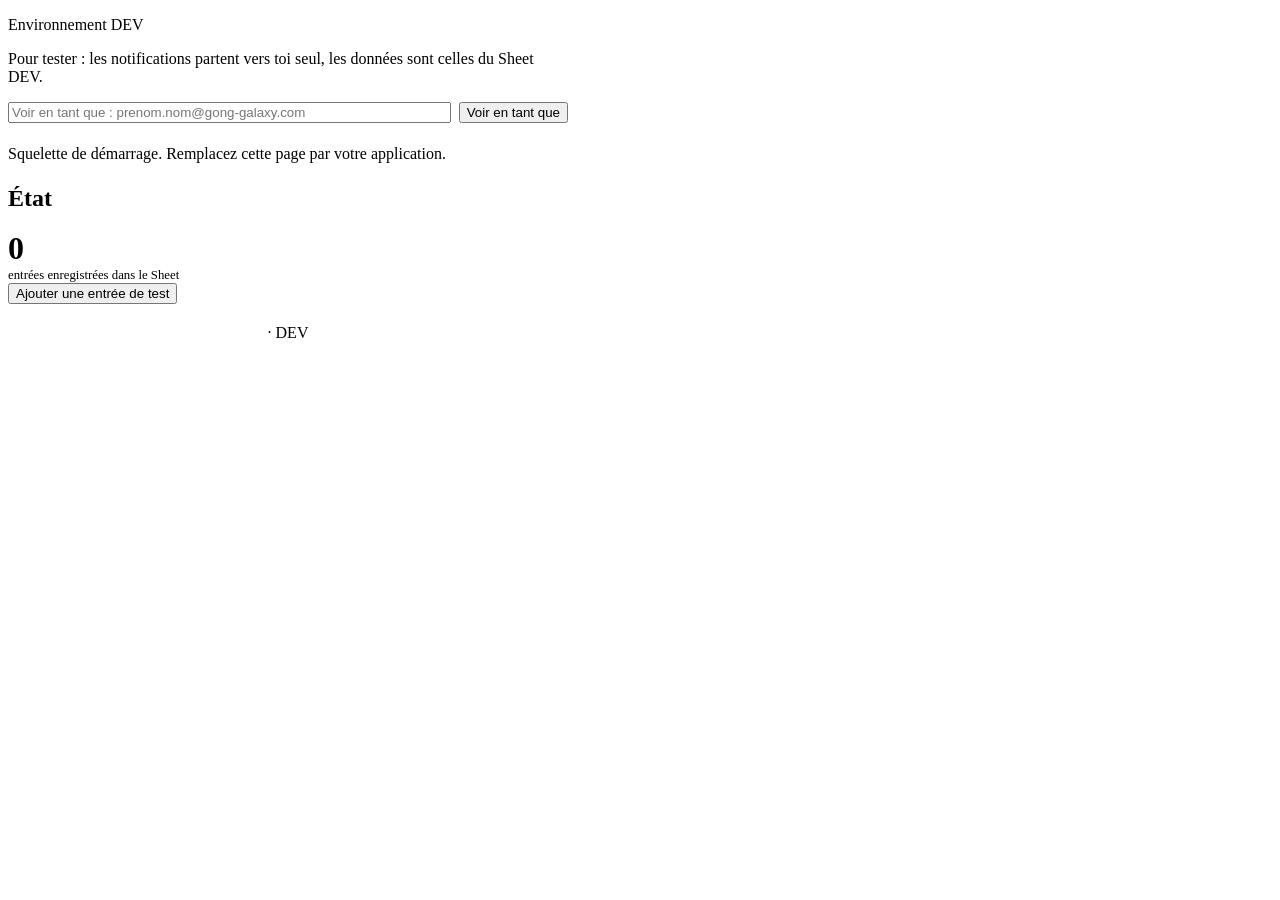
<file: Index.html>
<!DOCTYPE html>
<html lang="fr">
<head>
  <meta charset="utf-8">
  <base target="_top">
  <!-- Shared GONG design charter (tokens + components). See design-system/. -->
  <?!= include('Styles') ?>
  <style>
    /* Page-local layout. The sectioned-card component now lives in brand.css. */
    .container { max-width: 560px; }
    .page-head { margin-bottom: 22px; }
    .page-head h1 { margin-bottom: 6px; }
    .count { font-size: 2rem; font-weight: 700; letter-spacing: -0.02em; line-height: 1; font-variant-numeric: tabular-nums; }
    .count-label { font-size: 0.8rem; color: var(--gg-text-muted); margin-top: 4px; }
    .page-foot { margin-top: 20px; text-align: center; }
    /* DEV banner: "view as" tools on one line, wrapping on mobile. */
    .dev-banner { margin-bottom: 22px; }
    .view-as { display: flex; flex-wrap: wrap; gap: 8px; margin-top: 10px; }
    .view-as input { flex: 1 1 220px; min-width: 0; }
  </style>
</head>
<body>
  <!-- Shared header: logo | app name ............ signed-in Workspace user -->
  <app-header app-name="<?= appName ?>"
              user-name="<?= userName ?>"
              user-email="<?= userEmail ?>"></app-header>

  <main class="container">
<? if (isDev) { ?>
    <!-- DEV ONLY: rendered only in the DEV project. The server enforces it again (requireDev_). -->
    <section class="alert warning dev-banner" role="status">
      <div>
        <p class="alert-title">Environnement DEV</p>
        <p class="alert-body">Pour tester : les notifications partent vers toi seul, les données sont celles du Sheet DEV.</p>
        <div class="view-as">
          <input type="email" id="view-as-input" placeholder="Voir en tant que : prenom.nom@gong-galaxy.com">
          <button class="btn ghost" id="view-as-apply">Voir en tant que</button>
          <button class="btn subtle" id="view-as-reset" hidden>Revenir à moi</button>
        </div>
      </div>
    </section>
<? } ?>

    <header class="page-head">
      <h1><?= appName ?></h1>
      <p class="lead">Squelette de démarrage. Remplacez cette page par votre application.</p>
    </header>

    <section class="card sectioned">
      <div class="card-head">
        <h2>État</h2>
      </div>
      <div class="card-body">
        <div>
          <div class="count" id="count">0</div>
          <div class="count-label">entrées enregistrées dans le Sheet</div>
        </div>
      </div>
<? if (isDev) { ?>
      <!-- DEV ONLY: test feature. addTestEntry() is refused server-side in PROD. -->
      <div class="card-foot">
        <button class="btn primary" id="add-btn">Ajouter une entrée de test</button>
      </div>
<? } ?>
    </section>

    <footer class="page-foot"><span class="muted small"><?= appVersion ?><? if (isDev) { ?> · DEV<? } ?></span></footer>
  </main>

  <!-- Notifications: fixed-position toasts, so they never push the layout. -->
  <div class="toast-region" id="toast-region" aria-live="polite"></div>

  <!-- Shared header web component (defines <app-header>). -->
  <?!= include('Header') ?>

  <script>
    var countEl = document.getElementById('count');
    var toastRegion = document.getElementById('toast-region');

    // "View as" e-mail (DEV only, empty otherwise). Passed as the FIRST argument of EVERY server
    // call; the server ignores it in PROD (appUser_ in Env.js).
    var VIEW_AS = '';

    // Toast: transient and fixed-position, so a notification never pushes the layout.
    function showToast(message, kind) {
      var t = document.createElement('div');
      t.className = 'toast ' + kind;
      t.textContent = message;
      toastRegion.appendChild(t);
      requestAnimationFrame(function () { t.classList.add('show'); });
      setTimeout(function () {
        t.classList.remove('show');
        setTimeout(function () { t.remove(); }, 250);
      }, 2800);
    }

    // getState()/addTestEntry() return a JSON STRING (google.script.run drops raw objects to
    // null in the browser). Always JSON.parse the response. See Code.js / AGENTS.md.
    // The header shows the user the server resolved (the "view as" user in DEV).
    function render(json) {
      var state = JSON.parse(json);
      countEl.textContent = state.count;
      var header = document.querySelector('app-header');
      if (header && header.setUser) header.setUser({ name: state.user.name, email: state.user.email });
    }
    function loadState() {
      google.script.run
        .withSuccessHandler(render)
        .withFailureHandler(function (err) { showToast('Erreur : ' + err.message, 'error'); })
        .getState(VIEW_AS);
    }
<? if (isDev) { ?>

    // DEV ONLY: test button.
    var addBtn = document.getElementById('add-btn');
    addBtn.addEventListener('click', function () {
      addBtn.disabled = true;
      addBtn.textContent = 'Enregistrement...';
      google.script.run
        .withSuccessHandler(function (json) {
          render(json);
          addBtn.disabled = false;
          addBtn.textContent = 'Ajouter une entrée de test';
          showToast('Entrée enregistrée.', 'success');
        })
        .withFailureHandler(function (err) {
          addBtn.disabled = false;
          addBtn.textContent = 'Ajouter une entrée de test';
          showToast('Erreur : ' + err.message, 'error');
        })
        .addTestEntry(VIEW_AS);
    });

    // DEV ONLY: "view as". Reloads the data as the typed user; "Revenir à moi" goes back.
    var viewAsInput = document.getElementById('view-as-input');
    var viewAsReset = document.getElementById('view-as-reset');
    document.getElementById('view-as-apply').addEventListener('click', function () {
      VIEW_AS = viewAsInput.value.trim();
      viewAsReset.hidden = !VIEW_AS;
      loadState();
    });
    viewAsReset.addEventListener('click', function () {
      VIEW_AS = '';
      viewAsInput.value = '';
      viewAsReset.hidden = true;
      loadState();
    });
<? } ?>

    loadState();
  </script>
</body>
</html>
</file>
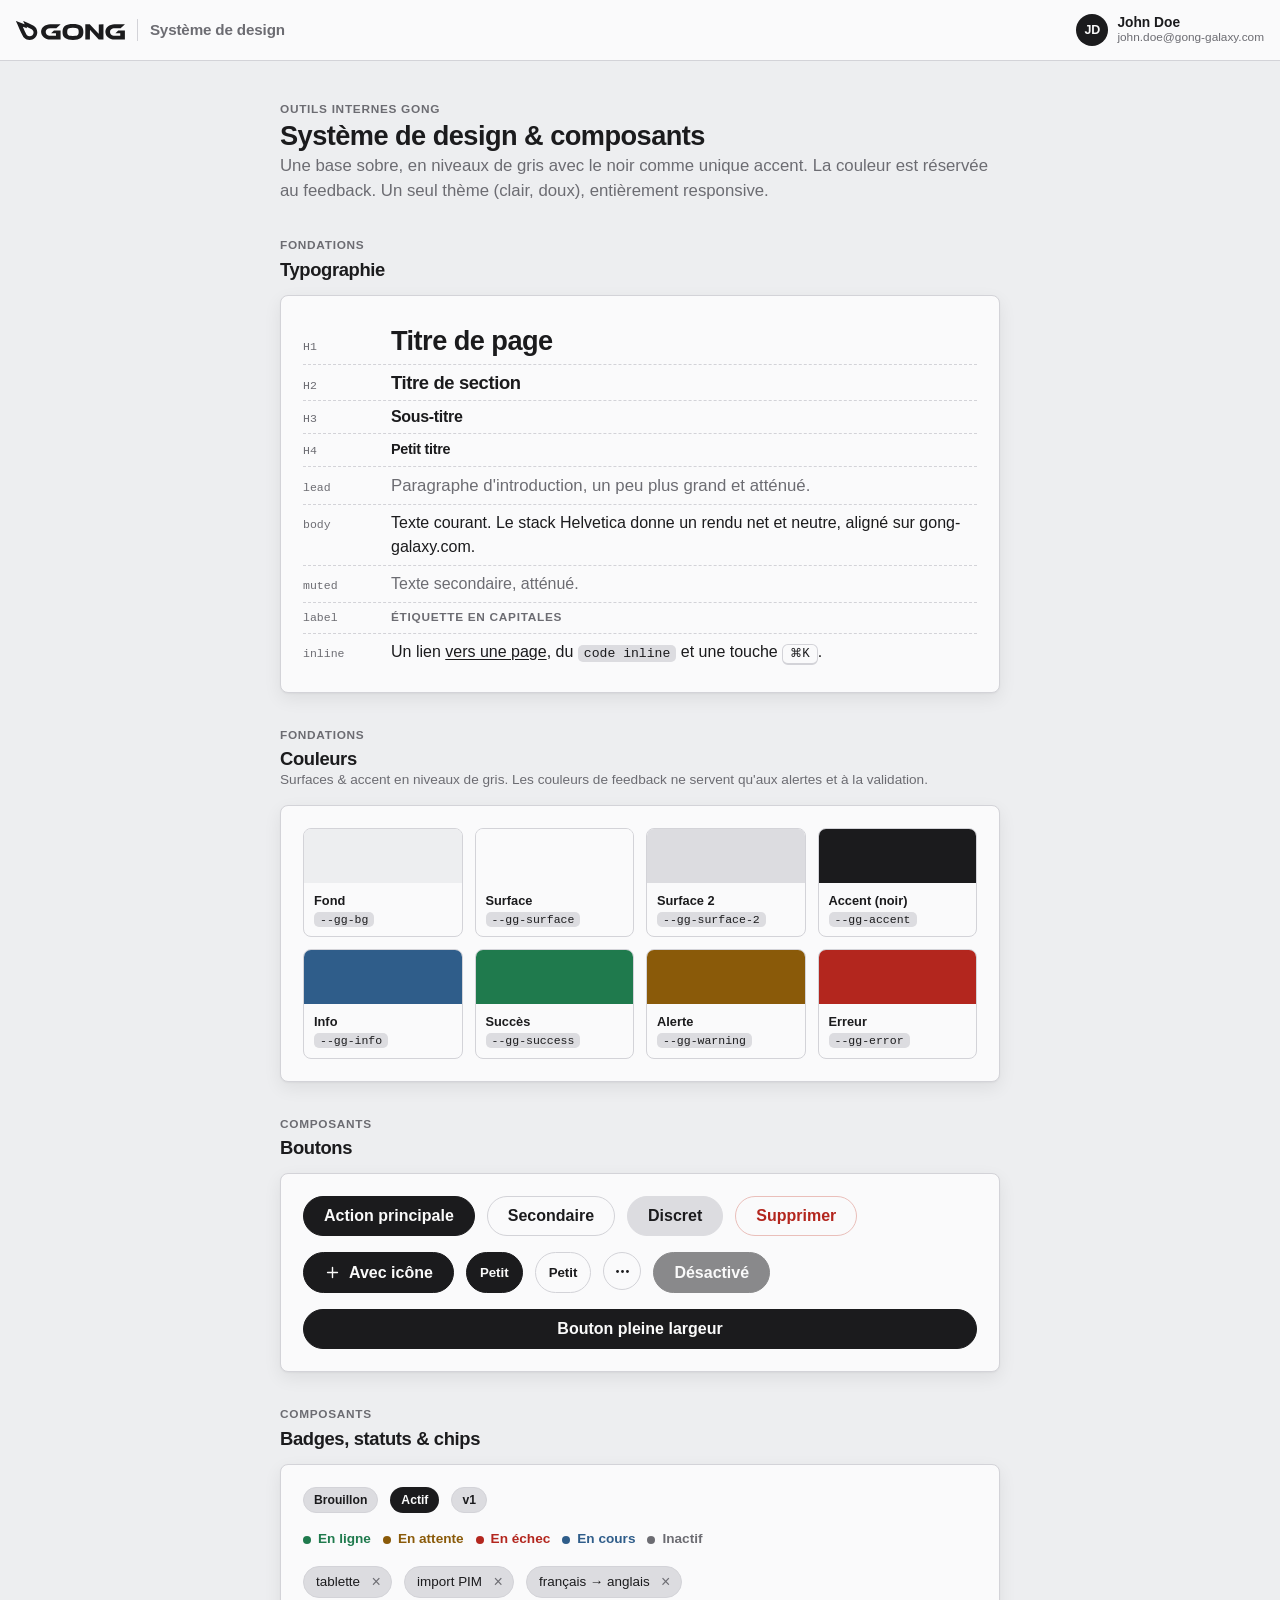
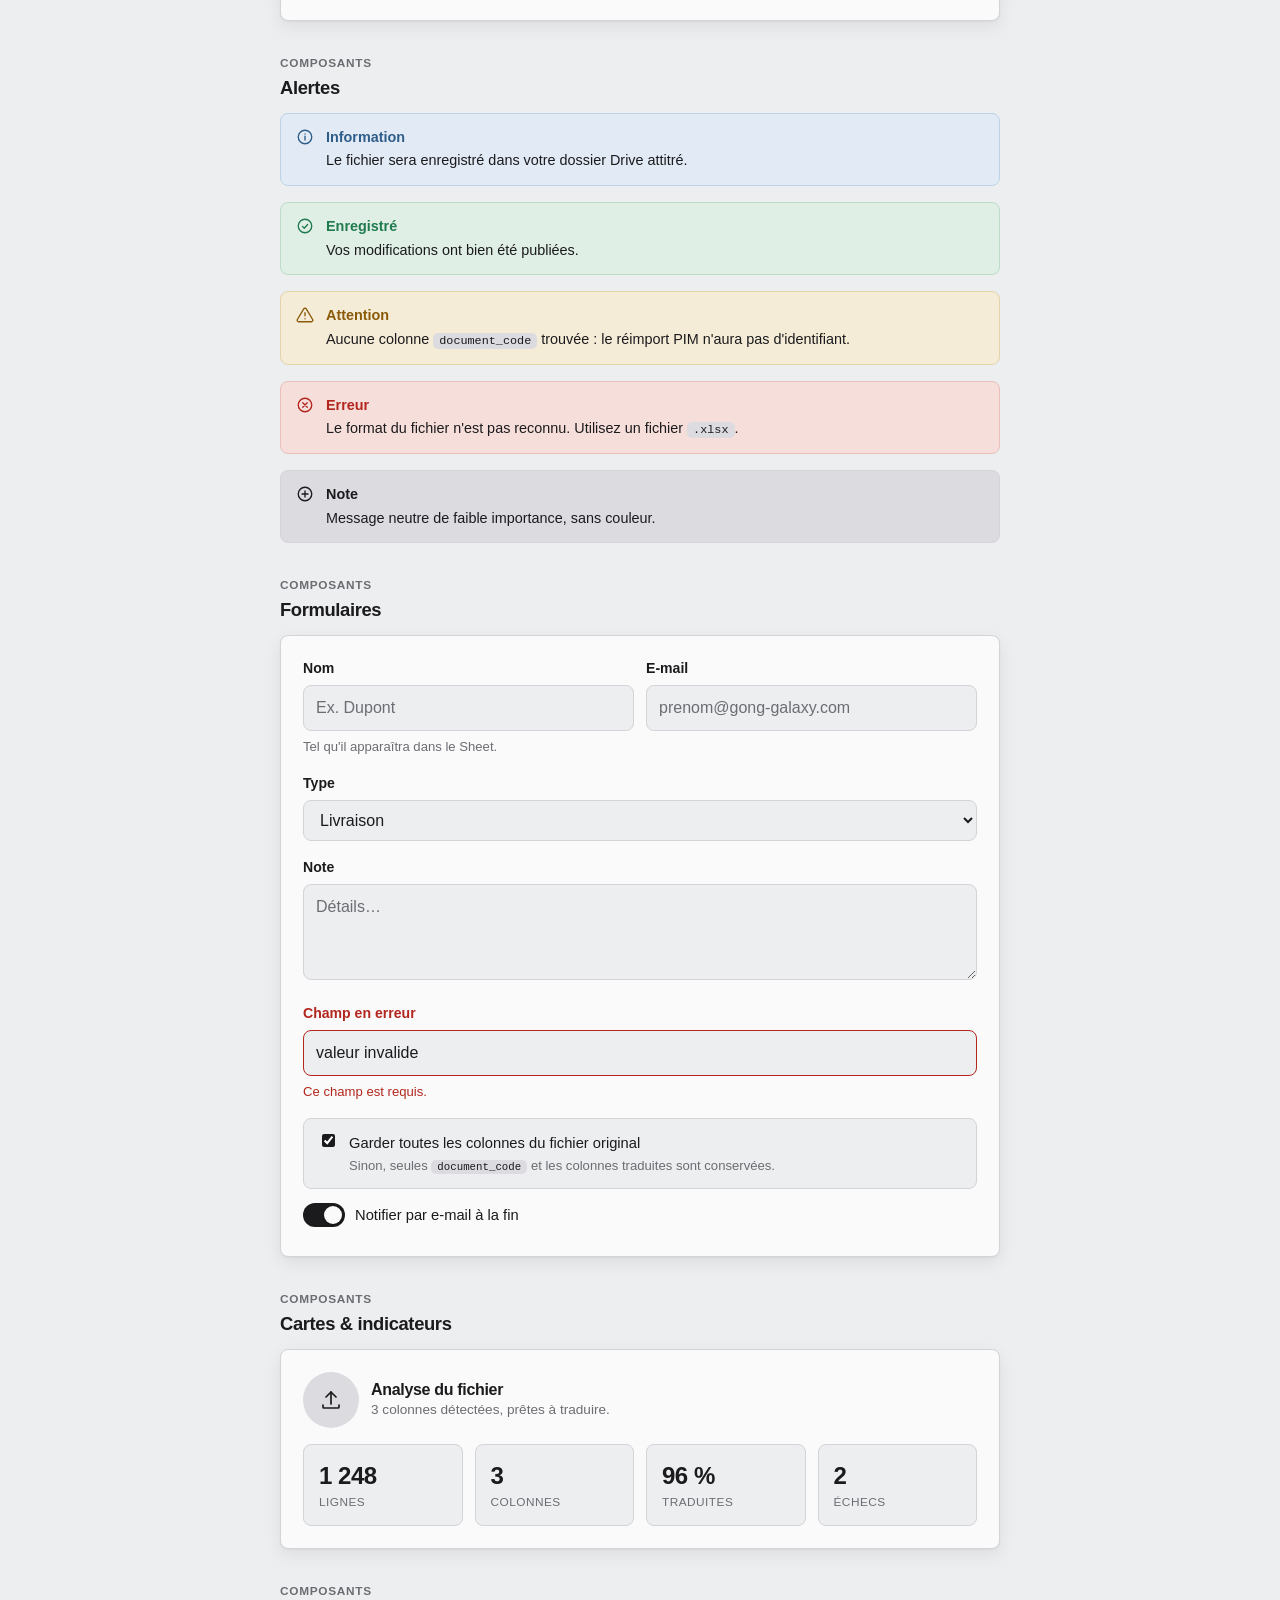
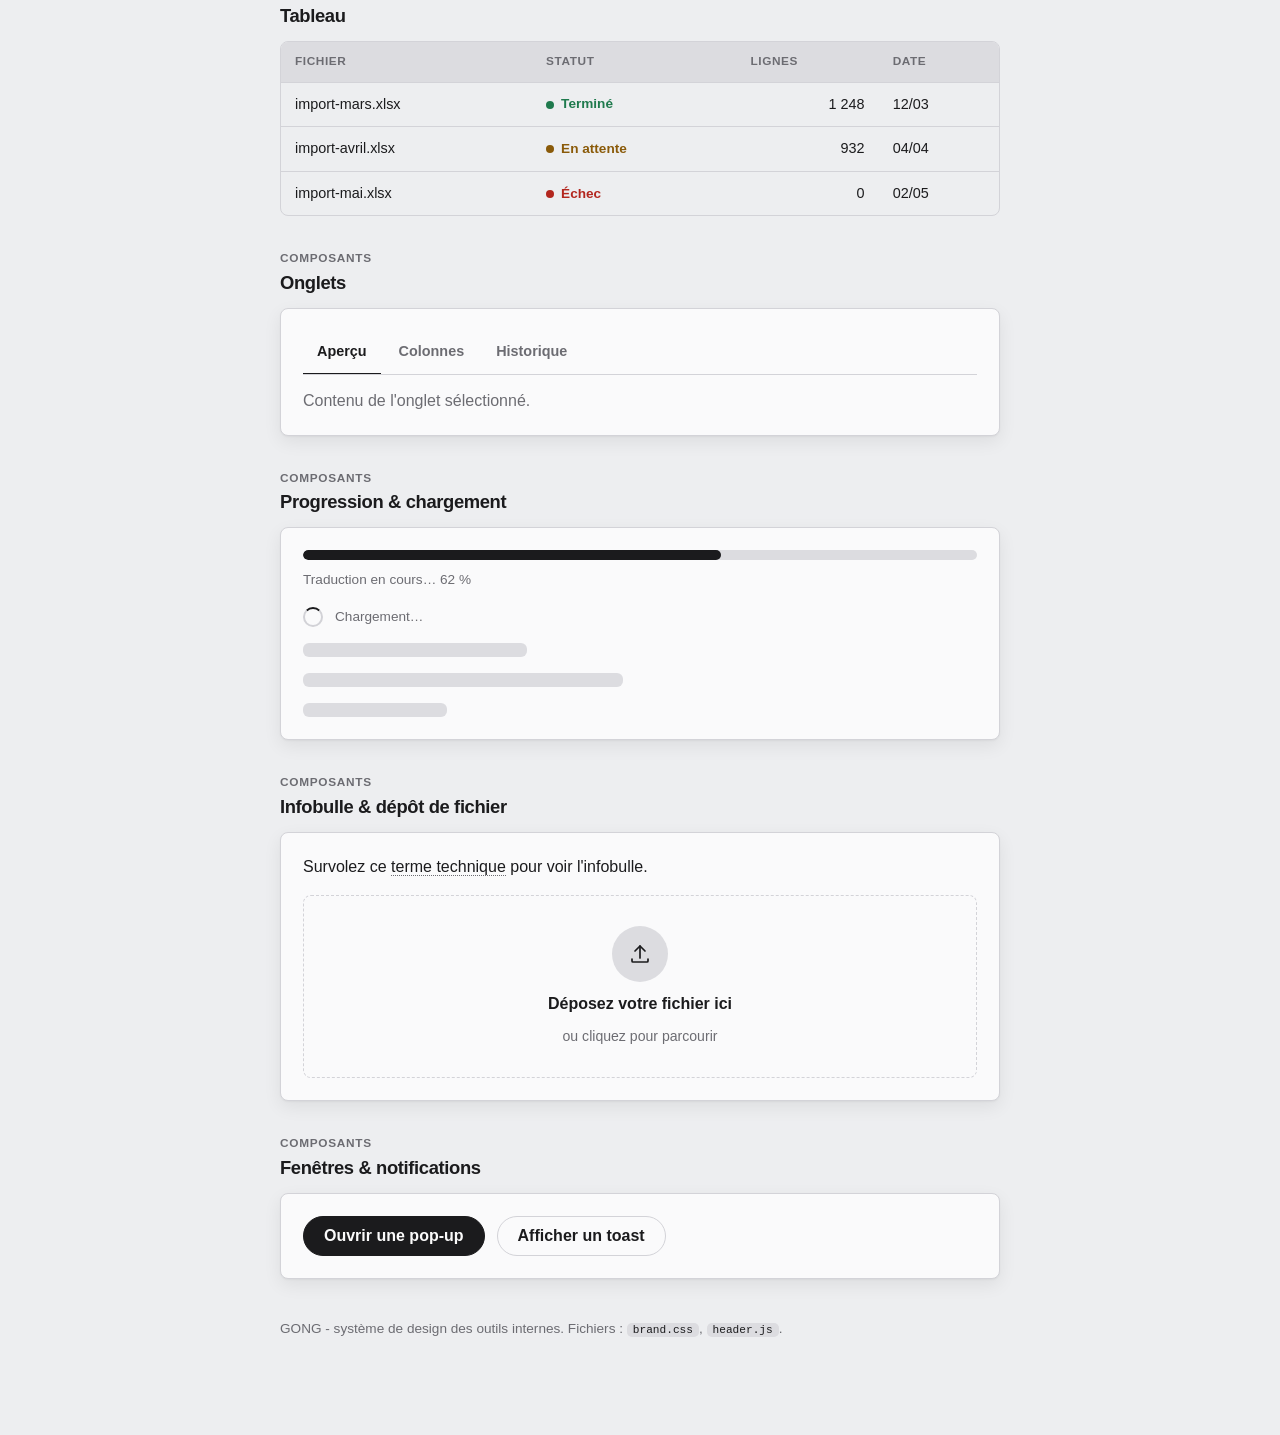
<file: design-system/showcase.html>
<!DOCTYPE html>
<html lang="fr">
<head>
  <meta charset="UTF-8" />
  <meta name="viewport" content="width=device-width, initial-scale=1.0" />
  <title>Système de design - GONG</title>
  <link rel="icon" type="image/png" href="favicon.png" />
  <link rel="stylesheet" href="brand.css" />
  <script src="header.js" defer></script>
  <style>
    /* Page-only helpers for the showcase itself (not part of the system). */
    .container { max-width: 760px; }
    section.block { margin-top: 34px; }
    section.block > .sec-head { margin-bottom: 14px; }
    section.block > .sec-head .eyebrow { display: block; margin-bottom: 3px; }
    .swatches { display: grid; grid-template-columns: repeat(auto-fill, minmax(150px, 1fr)); gap: 12px; }
    .swatch { border: 1px solid var(--gg-border); border-radius: var(--gg-radius-sm); overflow: hidden; }
    .swatch .chip-color { height: 54px; }
    .swatch .meta { padding: 8px 10px; font-size: 0.76rem; }
    .swatch .meta b { display: block; font-size: 0.8rem; }
    .swatch .meta code { font-size: 0.72rem; }
    .demo-grid { display: grid; grid-template-columns: 1fr 1fr; gap: 12px; }
    @media (max-width: 560px) { .demo-grid { grid-template-columns: 1fr; } }
    .type-row { display: flex; align-items: baseline; gap: 14px; padding: 6px 0; border-bottom: 1px dashed var(--gg-border); }
    .type-row .tag { flex: none; width: 74px; color: var(--gg-text-muted); font-size: 0.72rem; font-family: var(--gg-mono); }
  </style>
</head>
<body>
  <app-header app-name="Système de design"
              home-href="#"
              user-name="John Doe"
              user-email="john.doe@gong-galaxy.com"></app-header>

  <main class="container">
    <header>
      <p class="eyebrow">Outils internes GONG</p>
      <h1>Système de design &amp; composants</h1>
      <p class="lead">Une base sobre, en niveaux de gris avec le noir comme unique accent.
        La couleur est réservée au feedback. Un seul thème (clair, doux), entièrement responsive.</p>
    </header>

    <!-- TYPOGRAPHIE -->
    <section class="block">
      <div class="sec-head"><span class="eyebrow">Fondations</span><h2>Typographie</h2></div>
      <div class="card">
        <div class="type-row"><span class="tag">H1</span><h1>Titre de page</h1></div>
        <div class="type-row"><span class="tag">H2</span><h2>Titre de section</h2></div>
        <div class="type-row"><span class="tag">H3</span><h3>Sous-titre</h3></div>
        <div class="type-row"><span class="tag">H4</span><h4>Petit titre</h4></div>
        <div class="type-row"><span class="tag">lead</span><p class="lead">Paragraphe d'introduction, un peu plus grand et atténué.</p></div>
        <div class="type-row"><span class="tag">body</span><p>Texte courant. Le stack Helvetica donne un rendu net et neutre, aligné sur gong-galaxy.com.</p></div>
        <div class="type-row"><span class="tag">muted</span><p class="muted">Texte secondaire, atténué.</p></div>
        <div class="type-row"><span class="tag">label</span><span class="eyebrow">Étiquette en capitales</span></div>
        <div class="type-row" style="border-bottom:none;"><span class="tag">inline</span>
          <p>Un lien <a href="#">vers une page</a>, du <code>code inline</code> et une touche <kbd>⌘K</kbd>.</p></div>
      </div>
    </section>

    <!-- COULEURS -->
    <section class="block">
      <div class="sec-head"><span class="eyebrow">Fondations</span><h2>Couleurs</h2>
        <p class="muted small">Surfaces &amp; accent en niveaux de gris. Les couleurs de feedback ne servent qu'aux alertes et à la validation.</p></div>
      <div class="card">
        <div class="swatches">
          <div class="swatch"><div class="chip-color" style="background:var(--gg-bg)"></div><div class="meta"><b>Fond</b><code>--gg-bg</code></div></div>
          <div class="swatch"><div class="chip-color" style="background:var(--gg-surface)"></div><div class="meta"><b>Surface</b><code>--gg-surface</code></div></div>
          <div class="swatch"><div class="chip-color" style="background:var(--gg-surface-2)"></div><div class="meta"><b>Surface 2</b><code>--gg-surface-2</code></div></div>
          <div class="swatch"><div class="chip-color" style="background:var(--gg-accent)"></div><div class="meta"><b>Accent (noir)</b><code>--gg-accent</code></div></div>
          <div class="swatch"><div class="chip-color" style="background:var(--gg-info)"></div><div class="meta"><b>Info</b><code>--gg-info</code></div></div>
          <div class="swatch"><div class="chip-color" style="background:var(--gg-success)"></div><div class="meta"><b>Succès</b><code>--gg-success</code></div></div>
          <div class="swatch"><div class="chip-color" style="background:var(--gg-warning)"></div><div class="meta"><b>Alerte</b><code>--gg-warning</code></div></div>
          <div class="swatch"><div class="chip-color" style="background:var(--gg-error)"></div><div class="meta"><b>Erreur</b><code>--gg-error</code></div></div>
        </div>
      </div>
    </section>

    <!-- BOUTONS -->
    <section class="block">
      <div class="sec-head"><span class="eyebrow">Composants</span><h2>Boutons</h2></div>
      <div class="card stack">
        <div class="row">
          <button class="btn primary">Action principale</button>
          <button class="btn ghost">Secondaire</button>
          <button class="btn subtle">Discret</button>
          <button class="btn danger">Supprimer</button>
        </div>
        <div class="row">
          <button class="btn primary">
            <svg viewBox="0 0 24 24" fill="none" stroke="currentColor" stroke-width="2" stroke-linecap="round" aria-hidden="true"><path d="M12 5v14M5 12h14"/></svg>
            Avec icône
          </button>
          <button class="btn primary small">Petit</button>
          <button class="btn ghost small">Petit</button>
          <button class="btn icon" aria-label="Options">
            <svg viewBox="0 0 24 24" fill="currentColor" aria-hidden="true"><circle cx="5" cy="12" r="2"/><circle cx="12" cy="12" r="2"/><circle cx="19" cy="12" r="2"/></svg>
          </button>
          <button class="btn primary" disabled>Désactivé</button>
        </div>
        <button class="btn primary block">Bouton pleine largeur</button>
      </div>
    </section>

    <!-- BADGES / STATUTS / CHIPS -->
    <section class="block">
      <div class="sec-head"><span class="eyebrow">Composants</span><h2>Badges, statuts &amp; chips</h2></div>
      <div class="card stack">
        <div class="cluster">
          <span class="badge">Brouillon</span>
          <span class="badge solid">Actif</span>
          <span class="badge">v1</span>
        </div>
        <div class="cluster">
          <span class="status ok">En ligne</span>
          <span class="status warn">En attente</span>
          <span class="status err">En échec</span>
          <span class="status info">En cours</span>
          <span class="status idle">Inactif</span>
        </div>
        <div class="cluster" id="chips">
          <span class="chip">tablette <button aria-label="Retirer">&times;</button></span>
          <span class="chip">import PIM <button aria-label="Retirer">&times;</button></span>
          <span class="chip">français → anglais <button aria-label="Retirer">&times;</button></span>
        </div>
      </div>
    </section>

    <!-- ALERTES -->
    <section class="block">
      <div class="sec-head"><span class="eyebrow">Composants</span><h2>Alertes</h2></div>
      <div class="stack">
        <div class="alert info">
          <span class="alert-icon"><svg viewBox="0 0 24 24" fill="none" stroke="currentColor" stroke-width="1.8" stroke-linecap="round" stroke-linejoin="round" aria-hidden="true"><circle cx="12" cy="12" r="9"/><path d="M12 11v5M12 8h.01"/></svg></span>
          <div><p class="alert-title">Information</p><p class="alert-body">Le fichier sera enregistré dans votre dossier Drive attitré.</p></div>
        </div>
        <div class="alert success">
          <span class="alert-icon"><svg viewBox="0 0 24 24" fill="none" stroke="currentColor" stroke-width="1.8" stroke-linecap="round" stroke-linejoin="round" aria-hidden="true"><circle cx="12" cy="12" r="9"/><path d="m8.5 12.5 2.5 2.5 4.5-5"/></svg></span>
          <div><p class="alert-title">Enregistré</p><p class="alert-body">Vos modifications ont bien été publiées.</p></div>
        </div>
        <div class="alert warning">
          <span class="alert-icon"><svg viewBox="0 0 24 24" fill="none" stroke="currentColor" stroke-width="1.8" stroke-linecap="round" stroke-linejoin="round" aria-hidden="true"><path d="M10.3 3.9 1.8 18a2 2 0 0 0 1.7 3h17a2 2 0 0 0 1.7-3L13.7 3.9a2 2 0 0 0-3.4 0Z"/><path d="M12 9v4M12 17h.01"/></svg></span>
          <div><p class="alert-title">Attention</p><p class="alert-body">Aucune colonne <code>document_code</code> trouvée : le réimport PIM n'aura pas d'identifiant.</p></div>
        </div>
        <div class="alert error">
          <span class="alert-icon"><svg viewBox="0 0 24 24" fill="none" stroke="currentColor" stroke-width="1.8" stroke-linecap="round" stroke-linejoin="round" aria-hidden="true"><circle cx="12" cy="12" r="9"/><path d="m15 9-6 6M9 9l6 6"/></svg></span>
          <div><p class="alert-title">Erreur</p><p class="alert-body">Le format du fichier n'est pas reconnu. Utilisez un fichier <code>.xlsx</code>.</p></div>
        </div>
        <div class="alert neutral">
          <span class="alert-icon"><svg viewBox="0 0 24 24" fill="none" stroke="currentColor" stroke-width="1.8" stroke-linecap="round" stroke-linejoin="round" aria-hidden="true"><circle cx="12" cy="12" r="9"/><path d="M12 8v8M8 12h8"/></svg></span>
          <div><p class="alert-title">Note</p><p class="alert-body">Message neutre de faible importance, sans couleur.</p></div>
        </div>
      </div>
    </section>

    <!-- FORMULAIRES -->
    <section class="block">
      <div class="sec-head"><span class="eyebrow">Composants</span><h2>Formulaires</h2></div>
      <div class="card">
        <div class="demo-grid">
          <div class="field">
            <label for="f-name">Nom</label>
            <input id="f-name" type="text" placeholder="Ex. Dupont" />
            <span class="help">Tel qu'il apparaîtra dans le Sheet.</span>
          </div>
          <div class="field">
            <label for="f-email">E-mail</label>
            <input id="f-email" type="email" placeholder="prenom@gong-galaxy.com" />
          </div>
        </div>
        <div class="field">
          <label for="f-type">Type</label>
          <select id="f-type"><option>Livraison</option><option>Retour</option><option>Inventaire</option></select>
        </div>
        <div class="field">
          <label for="f-note">Note</label>
          <textarea id="f-note" placeholder="Détails…"></textarea>
        </div>
        <div class="field invalid">
          <label for="f-bad">Champ en erreur</label>
          <input id="f-bad" type="text" value="valeur invalide" />
          <span class="help">Ce champ est requis.</span>
        </div>
        <label class="check" style="margin-bottom:14px;">
          <input type="checkbox" checked />
          <span>Garder toutes les colonnes du fichier original
            <small>Sinon, seules <code>document_code</code> et les colonnes traduites sont conservées.</small></span>
        </label>
        <label class="switch">
          <input type="checkbox" checked />
          <span class="track"></span>
          <span>Notifier par e-mail à la fin</span>
        </label>
      </div>
    </section>

    <!-- CARTES & STATS -->
    <section class="block">
      <div class="sec-head"><span class="eyebrow">Composants</span><h2>Cartes &amp; indicateurs</h2></div>
      <div class="card">
        <div class="cluster" style="margin-bottom:16px;">
          <span class="icon-badge"><svg viewBox="0 0 24 24" fill="none" stroke="currentColor" stroke-width="1.7" stroke-linecap="round" stroke-linejoin="round" aria-hidden="true"><path d="M12 16V4"/><path d="m7 9 5-5 5 5"/><path d="M4 17v2a1 1 0 0 0 1 1h14a1 1 0 0 0 1-1v-2"/></svg></span>
          <div><h3 style="margin:0">Analyse du fichier</h3><p class="muted small">3 colonnes détectées, prêtes à traduire.</p></div>
        </div>
        <div class="stats">
          <div class="stat"><div class="stat-value">1 248</div><div class="stat-label">Lignes</div></div>
          <div class="stat"><div class="stat-value">3</div><div class="stat-label">Colonnes</div></div>
          <div class="stat"><div class="stat-value">96 %</div><div class="stat-label">Traduites</div></div>
          <div class="stat"><div class="stat-value">2</div><div class="stat-label">Échecs</div></div>
        </div>
      </div>
    </section>

    <!-- TABLEAU -->
    <section class="block">
      <div class="sec-head"><span class="eyebrow">Composants</span><h2>Tableau</h2></div>
      <div class="table-wrap">
        <table class="data">
          <thead><tr><th>Fichier</th><th>Statut</th><th>Lignes</th><th>Date</th></tr></thead>
          <tbody>
            <tr><td>import-mars.xlsx</td><td><span class="status ok">Terminé</span></td><td class="num">1 248</td><td>12/03</td></tr>
            <tr><td>import-avril.xlsx</td><td><span class="status warn">En attente</span></td><td class="num">932</td><td>04/04</td></tr>
            <tr><td>import-mai.xlsx</td><td><span class="status err">Échec</span></td><td class="num">0</td><td>02/05</td></tr>
          </tbody>
        </table>
      </div>
    </section>

    <!-- ONGLETS -->
    <section class="block">
      <div class="sec-head"><span class="eyebrow">Composants</span><h2>Onglets</h2></div>
      <div class="card">
        <div class="tabs" id="tabs" role="tablist">
          <button class="tab" role="tab" aria-selected="true">Aperçu</button>
          <button class="tab" role="tab" aria-selected="false">Colonnes</button>
          <button class="tab" role="tab" aria-selected="false">Historique</button>
        </div>
        <p class="muted" style="margin-top:14px;">Contenu de l'onglet sélectionné.</p>
      </div>
    </section>

    <!-- PROGRESSION & CHARGEMENT -->
    <section class="block">
      <div class="sec-head"><span class="eyebrow">Composants</span><h2>Progression &amp; chargement</h2></div>
      <div class="card stack">
        <div>
          <div class="progress"><div class="progress-bar" style="width:62%"></div></div>
          <p class="muted small" style="margin-top:10px;">Traduction en cours… 62 %</p>
        </div>
        <div class="cluster"><span class="spinner"></span><span class="muted small">Chargement…</span></div>
        <div class="stack" style="max-width:320px;">
          <div class="skeleton" style="height:14px; width:70%"></div>
          <div class="skeleton" style="height:14px; width:100%"></div>
          <div class="skeleton" style="height:14px; width:45%"></div>
        </div>
      </div>
    </section>

    <!-- INFOBULLE + DROPZONE -->
    <section class="block">
      <div class="sec-head"><span class="eyebrow">Composants</span><h2>Infobulle &amp; dépôt de fichier</h2></div>
      <div class="card stack">
        <p>Survolez ce <span class="tip" tabindex="0" data-tip="Réservé au domaine @gong-galaxy.com">terme technique</span> pour voir l'infobulle.</p>
        <label class="dropzone" id="dropzone">
          <input type="file" hidden />
          <div class="dropzone-inner">
            <span class="icon-badge"><svg viewBox="0 0 24 24" fill="none" stroke="currentColor" stroke-width="1.7" stroke-linecap="round" stroke-linejoin="round" aria-hidden="true"><path d="M12 16V4"/><path d="m7 9 5-5 5 5"/><path d="M4 17v2a1 1 0 0 0 1 1h14a1 1 0 0 0 1-1v-2"/></svg></span>
            <span class="dropzone-title">Déposez votre fichier ici</span>
            <span class="dropzone-hint">ou cliquez pour parcourir</span>
          </div>
        </label>
      </div>
    </section>

    <!-- OVERLAYS -->
    <section class="block">
      <div class="sec-head"><span class="eyebrow">Composants</span><h2>Fenêtres &amp; notifications</h2></div>
      <div class="card">
        <div class="row">
          <button class="btn primary" id="open-modal">Ouvrir une pop-up</button>
          <button class="btn ghost" id="show-toast">Afficher un toast</button>
        </div>
      </div>
    </section>

    <footer style="margin-top:40px;">
      <p class="muted small">GONG - système de design des outils internes. Fichiers : <code>brand.css</code>, <code>header.js</code>.</p>
    </footer>
  </main>

  <!-- Modal -->
  <div class="modal-overlay" id="demo-modal" hidden>
    <div class="modal" role="dialog" aria-modal="true" aria-labelledby="demo-modal-title">
      <header class="modal-head">
        <h2 id="demo-modal-title">Confirmer la publication</h2>
        <button class="modal-close" id="demo-modal-close" type="button" aria-label="Fermer">&times;</button>
      </header>
      <div class="modal-body">
        <p>Cette action publie la nouvelle version sur l'URL <code>/exec</code>. Elle sera visible par tout le domaine.</p>
      </div>
      <div class="modal-foot">
        <button class="btn ghost" id="demo-modal-cancel">Annuler</button>
        <button class="btn primary">Publier</button>
      </div>
    </div>
  </div>

  <!-- Toasts -->
  <div class="toast-region" id="toast-region" aria-live="polite"></div>

  <script>
    // Tabs
    var tabs = document.getElementById('tabs');
    tabs.addEventListener('click', function (e) {
      var t = e.target.closest('.tab');
      if (!t) return;
      tabs.querySelectorAll('.tab').forEach(function (x) { x.setAttribute('aria-selected', 'false'); });
      t.setAttribute('aria-selected', 'true');
    });

    // Removable chips
    document.getElementById('chips').addEventListener('click', function (e) {
      var b = e.target.closest('button');
      if (b) b.closest('.chip').remove();
    });

    // Dropzone visual
    var dz = document.getElementById('dropzone');
    ['dragover', 'dragenter'].forEach(function (ev) {
      dz.addEventListener(ev, function (e) { e.preventDefault(); dz.classList.add('dragover'); });
    });
    ['dragleave', 'drop'].forEach(function (ev) {
      dz.addEventListener(ev, function (e) { e.preventDefault(); dz.classList.remove('dragover'); });
    });

    // Modal
    var modal = document.getElementById('demo-modal');
    function closeModal() { modal.hidden = true; }
    document.getElementById('open-modal').addEventListener('click', function () { modal.hidden = false; });
    document.getElementById('demo-modal-close').addEventListener('click', closeModal);
    document.getElementById('demo-modal-cancel').addEventListener('click', closeModal);
    modal.addEventListener('click', function (e) { if (e.target === modal) closeModal(); });
    document.addEventListener('keydown', function (e) { if (e.key === 'Escape') closeModal(); });

    // Toast
    var region = document.getElementById('toast-region');
    document.getElementById('show-toast').addEventListener('click', function () {
      var t = document.createElement('div');
      t.className = 'toast';
      t.innerHTML = '<svg viewBox="0 0 24 24" width="17" height="17" fill="none" stroke="currentColor" stroke-width="2" stroke-linecap="round" stroke-linejoin="round" aria-hidden="true"><path d="m5 12 5 5L20 7"/></svg> Fichier enregistré';
      region.appendChild(t);
      requestAnimationFrame(function () { t.classList.add('show'); });
      setTimeout(function () { t.classList.remove('show'); setTimeout(function () { t.remove(); }, 250); }, 2600);
    });
  </script>
</body>
</html>
</file>
<file: design-system/brand.css>
/* ============================================================================
   GONG internal tools — shared design system (brand.css)
   ---------------------------------------------------------------------------
   Drop into any app:
     <link rel="stylesheet" href="brand.css" />
     <script src="header.js" defer></script>   (shared header)

   ONE theme for now: a soft, low-glare light grey (easier on the eyes than pure
   white). A dark theme can be added later by re-introducing a token block — the
   whole system reads from the --gg-* variables, so nothing else would change.

   Design stance: sober and utilitarian. Greyscale surfaces with NEAR-BLACK as
   the only structural accent (primary buttons, active states). No brand colour
   in the chrome. COLOUR IS RESERVED FOR FEEDBACK ONLY (alerts / validation).
   Everything is responsive — apps run on desktop, tablet and phone.
   ============================================================================ */

:root {
  color-scheme: light;

  /* Surfaces — the page is a light grey, cards/header are near-white on top of it */
  --gg-bg: #edeef0;
  --gg-surface: #fafafb;
  --gg-surface-2: #dcdce0;   /* inset blocks, code, icon badges */
  --gg-surface-3: #d2d2d7;

  /* Lines */
  --gg-border: #d3d3d8;
  --gg-border-strong: #1b1b1d;   /* active / selected / focus */

  /* Text */
  --gg-text: #1b1b1d;
  --gg-text-muted: #6c6c72;

  /* Accent (near-black) — primary buttons, progress, active states */
  --gg-accent: #1b1b1d;
  --gg-accent-hover: #363640;   /* charcoal: the black button visibly lightens on hover */
  --gg-on-accent: #fafafa;

  /* Feedback — the ONLY colour in the system. Muted on purpose. */
  --gg-error: #b3261e;   --gg-error-soft: #f6dedb;   --gg-error-border: #eabfba;
  --gg-success: #1f7a4d; --gg-success-soft: #e0efe6; --gg-success-border: #bcdcc8;
  --gg-warning: #8a5a09; --gg-warning-soft: #f5ecd8; --gg-warning-border: #e4d4ab;
  --gg-info: #2f5d8a;    --gg-info-soft: #e2ebf5;    --gg-info-border: #bcd2e8;

  /* Focus ring (static, so it works on older tablet browsers) */
  --gg-ring: rgba(27, 27, 29, 0.16);

  /* Shape */
  --gg-radius: 8px;
  --gg-radius-sm: 8px;
  --gg-radius-pill: 50px;
  --gg-shadow: 0 1px 2px rgba(0, 0, 0, 0.04), 0 6px 18px rgba(0, 0, 0, 0.07);
  --gg-shadow-hover: 0 4px 14px rgba(0, 0, 0, 0.1);

  /* Type — Helvetica-first stack to echo gong-galaxy.com */
  --gg-font: "Helvetica Neue", Helvetica, Arial, "Segoe UI", Roboto, system-ui, sans-serif;
  --gg-mono: ui-monospace, SFMono-Regular, Menlo, Consolas, monospace;

  /* Layout */
  --gg-header-height: 60px;
}

/* ---- Reset & base -------------------------------------------------------- */
*, *::before, *::after { box-sizing: border-box; }
html, body { margin: 0; }

body {
  background: var(--gg-bg);
  color: var(--gg-text);
  font-family: var(--gg-font);
  line-height: 1.5;
  -webkit-font-smoothing: antialiased;
  text-rendering: optimizeLegibility;
}

:focus-visible { outline: 2px solid var(--gg-border-strong); outline-offset: 2px; border-radius: 4px; }

img { max-width: 100%; height: auto; }

/* ---- Typography scale ---------------------------------------------------- */
h1, h2, h3, h4 { margin: 0; letter-spacing: -0.02em; text-wrap: balance; line-height: 1.25; }
h1 { font-size: 1.7rem; font-weight: 700; }
h2 { font-size: 1.15rem; font-weight: 600; }
h3 { font-size: 1rem; font-weight: 600; }
h4 { font-size: 0.9rem; font-weight: 600; }
p  { margin: 0; }

.lead   { font-size: 1.05rem; color: var(--gg-text-muted); }
.muted  { color: var(--gg-text-muted); }
small, .small { font-size: 0.85rem; color: var(--gg-text-muted); }

/* Uppercase eyebrow / field label */
.eyebrow, .label {
  font-size: 0.74rem; font-weight: 600;
  text-transform: uppercase; letter-spacing: 0.06em;
  color: var(--gg-text-muted);
}

a { color: var(--gg-text); text-underline-offset: 2px; text-decoration-color: var(--gg-border-strong); }
a:hover { text-decoration-thickness: 2px; }

hr { border: none; border-top: 1px solid var(--gg-border); margin: 20px 0; }

/* Inline code, code block, keyboard key */
code {
  background: var(--gg-surface-2); color: var(--gg-text);
  padding: 1px 6px; border-radius: 5px;
  font-family: var(--gg-mono); font-size: 0.82em;
}
pre {
  margin: 0; padding: 14px 16px;
  background: var(--gg-surface-2); border: 1px solid var(--gg-border);
  border-radius: var(--gg-radius-sm); overflow-x: auto;
  font-family: var(--gg-mono); font-size: 0.82rem; line-height: 1.6;
}
pre code { background: none; padding: 0; font-size: inherit; }
kbd {
  font-family: var(--gg-mono); font-size: 0.78rem; padding: 2px 7px;
  border: 1px solid var(--gg-border); border-bottom-width: 2px; border-radius: 6px;
  background: var(--gg-surface); color: var(--gg-text);
}

/* ---- Layout helpers ------------------------------------------------------ */
.container { max-width: 720px; margin: 0 auto; padding: 40px 20px 96px; }
.stack  > * + * { margin-top: 16px; }
.cluster { display: flex; flex-wrap: wrap; gap: 12px; align-items: center; }
.row { display: flex; gap: 12px; flex-wrap: wrap; }

/* ---- Card ---------------------------------------------------------------- */
.card {
  background: var(--gg-surface); border: 1px solid var(--gg-border);
  border-radius: var(--gg-radius); box-shadow: var(--gg-shadow); padding: 22px;
}
.card > h2, .card > h3 { margin-bottom: 12px; }

/* ---- Buttons ------------------------------------------------------------- */
.btn {
  font: inherit; font-weight: 600; line-height: 1;
  display: inline-flex; align-items: center; justify-content: center; gap: 8px;
  padding: 11px 20px; border-radius: var(--gg-radius-pill);
  border: 1px solid transparent; cursor: pointer; white-space: nowrap;
  transition: background-color 0.15s ease, border-color 0.15s ease,
    color 0.15s ease, transform 0.11s ease, box-shadow 0.11s ease, opacity 0.15s ease;
}
.btn svg { width: 17px; height: 17px; }
/* Hover = COLOUR INVERSION: fill and text swap, and the border keeps the button's
   pre-hover background colour, so the original colour survives as an outline. */
.btn.primary { background: var(--gg-accent); color: var(--gg-on-accent); border-color: var(--gg-accent); }
.btn.primary:hover:not(:disabled) { background: var(--gg-on-accent); color: var(--gg-accent); border-color: var(--gg-accent); }

.btn.ghost { background: transparent; color: var(--gg-text); border-color: var(--gg-border); }
.btn.ghost:hover:not(:disabled) { background: var(--gg-text); color: var(--gg-bg); border-color: var(--gg-border); }

.btn.subtle { background: var(--gg-surface-2); color: var(--gg-text); border-color: var(--gg-surface-2); }
.btn.subtle:hover:not(:disabled) { background: var(--gg-text); color: var(--gg-surface-2); border-color: var(--gg-surface-2); }

.btn.danger { background: transparent; color: var(--gg-error); border-color: var(--gg-error-border); }
.btn.danger:hover:not(:disabled) { background: var(--gg-error); color: var(--gg-on-accent); border-color: var(--gg-error-border); }

.btn.small { padding: 7px 13px; font-size: 0.83rem; }
.btn.block { display: flex; width: 100%; }
.btn.icon { padding: 0; width: 38px; height: 38px; border-radius: 50%; background: transparent; color: var(--gg-text); border-color: var(--gg-border); }
.btn.icon:hover:not(:disabled) { background: var(--gg-text); color: var(--gg-bg); border-color: var(--gg-border); }

/* Gentle press on click, for every button. */
.btn:active:not(:disabled) { transform: scale(0.98); }
.btn:disabled { opacity: 0.5; cursor: not-allowed; }

/* ---- Badges, chips, status pills ----------------------------------------- */
.badge {
  display: inline-flex; align-items: center; gap: 6px;
  font-size: 0.76rem; font-weight: 600; padding: 3px 10px;
  border-radius: var(--gg-radius-pill);
  background: var(--gg-surface-2); color: var(--gg-text); border: 1px solid var(--gg-border);
}
.badge.solid { background: var(--gg-accent); color: var(--gg-on-accent); border-color: transparent; }

/* Status dot + label. Colour = feedback tokens (the only colour we allow). */
.status { display: inline-flex; align-items: center; gap: 7px; font-size: 0.85rem; font-weight: 600; }
.status::before { content: ""; width: 8px; height: 8px; border-radius: 50%; background: currentColor; }
.status.ok { color: var(--gg-success); }
.status.warn { color: var(--gg-warning); }
.status.err { color: var(--gg-error); }
.status.info { color: var(--gg-info); }
.status.idle { color: var(--gg-text-muted); }

/* Removable chip */
.chip {
  display: inline-flex; align-items: center; gap: 7px;
  font-size: 0.84rem; padding: 5px 6px 5px 12px; border-radius: var(--gg-radius-pill);
  background: var(--gg-surface-2); border: 1px solid var(--gg-border);
}
.chip button {
  border: none; background: none; cursor: pointer; color: var(--gg-text-muted);
  width: 18px; height: 18px; border-radius: 50%; line-height: 1; font-size: 1rem;
  display: inline-flex; align-items: center; justify-content: center;
}
.chip button:hover { background: var(--gg-surface-3); color: var(--gg-text); }

/* ---- Alerts / banners ---------------------------------------------------- */
.alert {
  display: flex; gap: 12px; align-items: flex-start;
  padding: 13px 15px; border-radius: var(--gg-radius-sm);
  border: 1px solid var(--gg-border); background: var(--gg-surface-2);
  color: var(--gg-text); font-size: 0.9rem;
}
.alert .alert-icon { flex: none; margin-top: 1px; }
.alert .alert-icon svg { width: 18px; height: 18px; display: block; }
.alert-title { font-weight: 600; margin: 0 0 2px; }
.alert-body { margin: 0; }
.alert.info    { background: var(--gg-info-soft);    border-color: var(--gg-info-border);    color: var(--gg-info); }
.alert.success { background: var(--gg-success-soft); border-color: var(--gg-success-border); color: var(--gg-success); }
.alert.warning { background: var(--gg-warning-soft); border-color: var(--gg-warning-border); color: var(--gg-warning); }
.alert.error   { background: var(--gg-error-soft);   border-color: var(--gg-error-border);   color: var(--gg-error); }
.alert.info .alert-body, .alert.success .alert-body,
.alert.warning .alert-body, .alert.error .alert-body { color: var(--gg-text); }

/* ---- Forms --------------------------------------------------------------- */
.field { display: block; margin-bottom: 16px; }
.field > label { display: block; font-weight: 600; font-size: 0.88rem; margin-bottom: 6px; }
.field .help { display: block; margin-top: 6px; font-size: 0.82rem; color: var(--gg-text-muted); }

.input, input[type="text"], input[type="email"], input[type="number"],
input[type="password"], input[type="search"], textarea, select {
  width: 100%; font: inherit; color: var(--gg-text);
  background: var(--gg-bg); border: 1px solid var(--gg-border);
  border-radius: var(--gg-radius-sm); padding: 10px 12px;
  transition: border-color 0.15s ease, box-shadow 0.15s ease;
}
textarea { min-height: 96px; resize: vertical; }
.input:focus, input:focus, textarea:focus, select:focus {
  outline: none; border-color: var(--gg-border-strong); box-shadow: 0 0 0 3px var(--gg-ring);
}
input::placeholder, textarea::placeholder { color: var(--gg-text-muted); }
.field.invalid > label { color: var(--gg-error); }
.field.invalid .input, .field.invalid input, .field.invalid textarea, .field.invalid select { border-color: var(--gg-error); }
.field.invalid .help { color: var(--gg-error); }

/* Checkbox / radio row */
.check {
  display: flex; gap: 11px; align-items: flex-start;
  padding: 13px 14px; background: var(--gg-bg);
  border: 1px solid var(--gg-border); border-radius: var(--gg-radius-sm);
  cursor: pointer; font-size: 0.92rem;
}
.check input { margin-top: 2px; accent-color: var(--gg-accent); }
.check small { display: block; color: var(--gg-text-muted); font-size: 0.82rem; margin-top: 2px; }

/* Switch */
.switch { display: inline-flex; align-items: center; gap: 10px; cursor: pointer; font-size: 0.92rem; }
.switch input { position: absolute; opacity: 0; width: 0; height: 0; }
.switch .track {
  width: 42px; height: 24px; border-radius: 50px; flex: none;
  background: var(--gg-surface-3); border: 1px solid var(--gg-border);
  position: relative; transition: background 0.15s ease;
}
.switch .track::after {
  content: ""; position: absolute; top: 2px; left: 2px;
  width: 18px; height: 18px; border-radius: 50%;
  background: var(--gg-surface); box-shadow: 0 1px 2px rgba(0,0,0,.3); transition: transform 0.16s ease;
}
.switch input:checked + .track { background: var(--gg-accent); border-color: transparent; }
.switch input:checked + .track::after { transform: translateX(18px); background: var(--gg-on-accent); }
.switch input:focus-visible + .track { outline: 2px solid var(--gg-border-strong); outline-offset: 2px; }

/* ---- Table --------------------------------------------------------------- */
.table-wrap { overflow-x: auto; border: 1px solid var(--gg-border); border-radius: var(--gg-radius-sm); }
table.data { width: 100%; border-collapse: collapse; font-size: 0.9rem; }
table.data th, table.data td { text-align: left; padding: 11px 14px; border-bottom: 1px solid var(--gg-border); white-space: nowrap; }
table.data thead th {
  font-size: 0.74rem; text-transform: uppercase; letter-spacing: 0.05em;
  color: var(--gg-text-muted); background: var(--gg-surface-2);
}
table.data tbody tr:last-child td { border-bottom: none; }
table.data tbody tr:hover { background: var(--gg-surface); }
table.data td.num { text-align: right; font-variant-numeric: tabular-nums; }

/* ---- Tabs ---------------------------------------------------------------- */
.tabs { display: flex; gap: 4px; border-bottom: 1px solid var(--gg-border); overflow-x: auto; }
.tab {
  font: inherit; font-weight: 600; font-size: 0.9rem; white-space: nowrap;
  padding: 10px 14px; border: none; background: none; cursor: pointer;
  color: var(--gg-text-muted); border-bottom: 2px solid transparent; margin-bottom: -1px;
}
.tab:hover { color: var(--gg-text); }
.tab[aria-selected="true"] { color: var(--gg-text); border-bottom-color: var(--gg-border-strong); }

/* ---- Tooltip (CSS-only, data-tip) --------------------------------------- */
.tip { position: relative; border-bottom: 1px dotted var(--gg-text-muted); cursor: help; }
.tip::after {
  content: attr(data-tip);
  position: absolute; bottom: calc(100% + 8px); left: 50%; transform: translateX(-50%) translateY(4px);
  background: var(--gg-accent); color: var(--gg-on-accent);
  font-size: 0.78rem; font-weight: 500; white-space: nowrap;
  padding: 6px 10px; border-radius: 7px;
  opacity: 0; pointer-events: none; transition: opacity 0.15s ease, transform 0.15s ease;
}
.tip:hover::after, .tip:focus-visible::after { opacity: 1; transform: translateX(-50%) translateY(0); }

/* ---- Progress, spinner, skeleton ---------------------------------------- */
.progress { height: 10px; background: var(--gg-surface-2); border-radius: var(--gg-radius-pill); overflow: hidden; }
.progress-bar { height: 100%; width: 0; background: var(--gg-accent); border-radius: var(--gg-radius-pill); transition: width 0.25s ease; }
.spinner {
  width: 20px; height: 20px; border-radius: 50%;
  border: 2px solid var(--gg-surface-3); border-top-color: var(--gg-accent);
  animation: gg-spin 0.7s linear infinite;
}
@keyframes gg-spin { to { transform: rotate(360deg); } }
.skeleton {
  background: linear-gradient(90deg, var(--gg-surface-2) 25%, var(--gg-surface-3) 37%, var(--gg-surface-2) 63%);
  background-size: 400% 100%; border-radius: 6px; animation: gg-shimmer 1.4s ease infinite;
}
@keyframes gg-shimmer { 0% { background-position: 100% 0; } 100% { background-position: 0 0; } }
@media (prefers-reduced-motion: reduce) {
  .spinner { animation-duration: 1.6s; }
  .skeleton { animation: none; }
  * { transition-duration: 0.01ms !important; }
}

/* ---- Stat tiles ---------------------------------------------------------- */
.stats { display: flex; flex-wrap: wrap; gap: 12px; }
.stat { flex: 1 1 130px; background: var(--gg-bg); border: 1px solid var(--gg-border); border-radius: var(--gg-radius-sm); padding: 13px 15px; }
.stat-value { font-size: 1.5rem; font-weight: 700; letter-spacing: -0.02em; font-variant-numeric: tabular-nums; }
.stat-label { font-size: 0.74rem; color: var(--gg-text-muted); text-transform: uppercase; letter-spacing: 0.04em; }

/* ---- Icon badge ---------------------------------------------------------- */
.icon-badge { width: 56px; height: 56px; border-radius: 50%; background: var(--gg-surface-2); color: var(--gg-text); display: flex; align-items: center; justify-content: center; flex-shrink: 0; }
.icon-badge svg { width: 24px; height: 24px; }
.icon-badge.sm { width: 40px; height: 40px; }
.icon-badge.sm svg { width: 18px; height: 18px; }

/* ---- Dropzone ------------------------------------------------------------ */
.dropzone {
  display: block; text-align: center; cursor: pointer;
  border: 1.5px dashed var(--gg-border); border-radius: var(--gg-radius); padding: 30px 20px;
  transition: border-color 0.15s ease, background 0.15s ease;
}
.dropzone:hover, .dropzone.dragover { border-color: var(--gg-text); background: var(--gg-bg); }
.dropzone-inner { display: flex; flex-direction: column; gap: 10px; align-items: center; }
.dropzone-title { font-weight: 600; }
.dropzone-hint { color: var(--gg-text-muted); font-size: 0.88rem; }

/* ---- Dropdown menu ------------------------------------------------------- */
.menu { min-width: 190px; padding: 6px; background: var(--gg-surface); border: 1px solid var(--gg-border); border-radius: var(--gg-radius-sm); box-shadow: var(--gg-shadow); }
.menu-item { display: flex; align-items: center; gap: 9px; width: 100%; text-align: left; font: inherit; font-size: 0.88rem; padding: 9px 10px; border: 0; border-radius: 7px; background: transparent; color: var(--gg-text); cursor: pointer; }
.menu-item:hover { background: var(--gg-surface-2); }
.menu-sep { height: 1px; background: var(--gg-border); margin: 5px 0; }

/* ---- Modal / popup ------------------------------------------------------- */
.modal-overlay[hidden] { display: none; }
.modal-overlay {
  position: fixed; inset: 0; z-index: 200;
  display: flex; align-items: center; justify-content: center; padding: 20px;
  background: rgba(10, 10, 12, 0.55);
}
.modal {
  display: flex; flex-direction: column;
  width: min(520px, 100%); max-height: min(85vh, 100%);
  background: var(--gg-surface); border: 1px solid var(--gg-border);
  border-radius: var(--gg-radius); box-shadow: 0 24px 60px rgba(0, 0, 0, 0.4); overflow: hidden;
}
.modal-head { display: flex; align-items: center; justify-content: space-between; gap: 12px; padding: 16px 20px; border-bottom: 1px solid var(--gg-border); }
.modal-head h2 { margin: 0; font-size: 1.05rem; }
.modal-close { flex: none; width: 34px; height: 34px; border: 1px solid var(--gg-border); border-radius: 50%; background: transparent; color: var(--gg-text); font-size: 1.3rem; line-height: 1; cursor: pointer; }
.modal-close:hover { border-color: var(--gg-text); }
.modal-body { padding: 20px; overflow-y: auto; }
.modal-foot { display: flex; justify-content: flex-end; gap: 10px; padding: 14px 20px; border-top: 1px solid var(--gg-border); }

/* ---- Toast --------------------------------------------------------------- */
.toast-region { position: fixed; right: 20px; bottom: 20px; z-index: 300; display: flex; flex-direction: column; gap: 10px; align-items: flex-end; }
.toast {
  display: flex; align-items: center; gap: 10px;
  background: var(--gg-accent); color: var(--gg-on-accent);
  font-size: 0.88rem; font-weight: 500; padding: 11px 15px; border-radius: 10px; box-shadow: var(--gg-shadow-hover);
  opacity: 0; transform: translateY(8px); transition: opacity 0.2s ease, transform 0.2s ease;
}
.toast.show { opacity: 1; transform: translateY(0); }

/* ---- Responsive (tablet / phone) ---------------------------------------- */
@media (max-width: 640px) {
  .container { padding: 24px 16px 72px; }
  h1 { font-size: 1.45rem; }
  .card { padding: 18px; }
  .modal-overlay { padding: 12px; align-items: flex-end; }   /* sheet-style on phones */
  .modal { width: 100%; max-height: 90vh; }
  .modal-body { padding: 16px; }
  .toast-region { left: 12px; right: 12px; bottom: 12px; align-items: stretch; }
}
</file>
